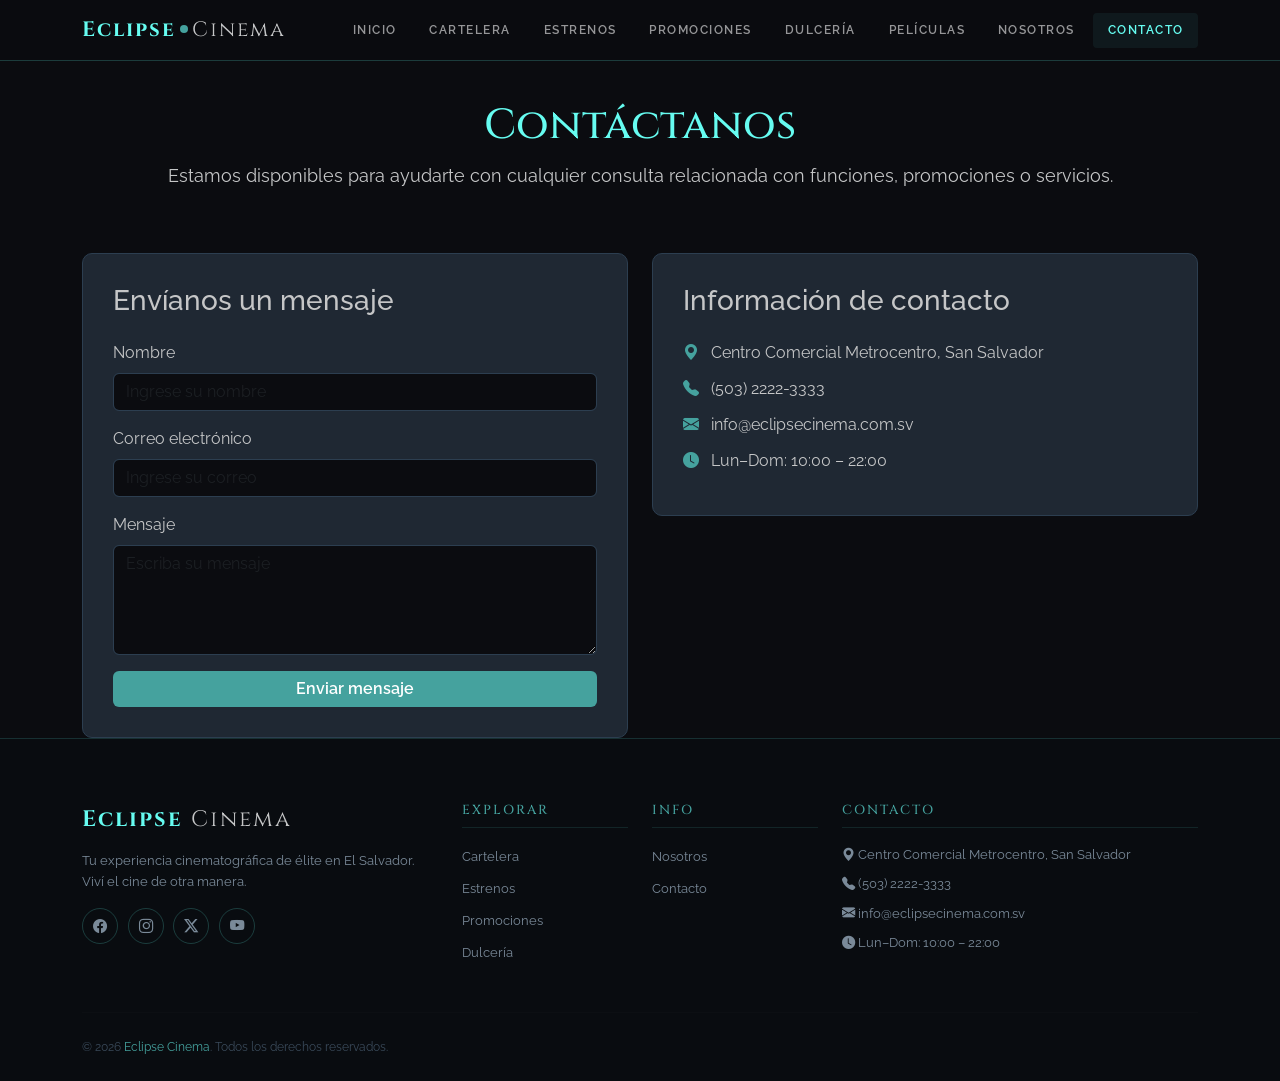
<file: contacto.html>
<!DOCTYPE html>
<html lang="es">

<head>

<meta charset="UTF-8">
<meta name="viewport" content="width=device-width, initial-scale=1.0">

<title>Contacto — Eclipse Cinema</title>


<link href="https://cdn.jsdelivr.net/npm/bootstrap@5.3.3/dist/css/bootstrap.min.css" rel="stylesheet">


<link href="https://cdn.jsdelivr.net/npm/bootstrap-icons@1.11.3/font/bootstrap-icons.css" rel="stylesheet">


<link href="https://fonts.googleapis.com/css2?family=Cinzel:wght@400;600;700;900&family=Raleway:wght@300;400;500;600;700&display=swap" rel="stylesheet">


<link rel="stylesheet" href="navbar.css">
<link rel="stylesheet" href="footer.css">


<link rel="stylesheet" href="contacto.css">

</head>

<body>


<nav class="navbar navbar-expand-lg ec-navbar">

<div class="container">

<a class="ec-logo-text navbar-brand" href="index.html">
Eclipse<span class="ec-logo-dot"></span><span>Cinema</span>
</a>

<button
class="navbar-toggler"
type="button"
data-bs-toggle="collapse"
data-bs-target="#navMenu">

<span class="navbar-toggler-icon"></span>

</button>

<div class="collapse navbar-collapse justify-content-end" id="navMenu">

<ul class="navbar-nav gap-1">

<li class="nav-item">
<a class="nav-link" href="index.html">Inicio</a>
</li>

<li class="nav-item">
<a class="nav-link" href="index.html#cartelera">Cartelera</a>
</li>

<li class="nav-item">
<a class="nav-link" href="index.html#estrenos">Estrenos</a>
</li>

<li class="nav-item">
<a class="nav-link" href="promociones.html">Promociones</a>
</li>

<li class="nav-item">
<a class="nav-link" href="dulceria.html">Dulcería</a>
</li>

<li class="nav-item">
<a class="nav-link" href="peliculas.html">Películas</a>
</li>

<li class="nav-item">
<a class="nav-link" href="historia.html">Nosotros</a>
</li>

<li class="nav-item">
<a class="nav-link active" href="contacto.html">Contacto</a>
</li>

</ul>

</div>

</div>

</nav>


<section class="container contacto-header">

<h1 class="titulo-contacto">
Contáctanos
</h1>

<p class="texto-contacto">

Estamos disponibles para ayudarte con cualquier consulta
relacionada con funciones, promociones o servicios.

</p>

</section>


<section class="container mt-5">

<div class="row g-4">

<!-- FORMULARIO -->

<div class="col-md-6">

<div class="formulario-box">

<h3 class="mb-4">
Envíanos un mensaje
</h3>

<form>

<div class="mb-3">

<label class="form-label">
Nombre
</label>

<input type="text"
class="form-control"
placeholder="Ingrese su nombre">

</div>

<div class="mb-3">

<label class="form-label">
Correo electrónico
</label>

<input type="email"
class="form-control"
placeholder="Ingrese su correo">

</div>

<div class="mb-3">

<label class="form-label">
Mensaje
</label>

<textarea
class="form-control"
rows="4"
placeholder="Escriba su mensaje">
</textarea>

</div>

<button class="btn btn-primary w-100">

Enviar mensaje

</button>

</form>

</div>

</div>


<div class="col-md-6">

<div class="info-box">

<h3 class="mb-4">
Información de contacto
</h3>

<p>
<i class="bi bi-geo-alt-fill"></i>
Centro Comercial Metrocentro, San Salvador
</p>

<p>
<i class="bi bi-telephone-fill"></i>
(503) 2222-3333
</p>

<p>
<i class="bi bi-envelope-fill"></i>
info@eclipsecinema.com.sv
</p>

<p>
<i class="bi bi-clock-fill"></i>
Lun–Dom: 10:00 – 22:00
</p>

</div>

</div>

</div>

</section>


<footer class="ec-footer">

<div class="container">

<div class="row g-4 mb-2">

<div class="col-lg-4 col-md-6">

<a href="index.html" class="ec-footer-logo">
Eclipse<span> Cinema</span>
</a>

<p class="ec-footer-desc">

Tu experiencia cinematográfica de élite en El Salvador.
Viví el cine de otra manera.

</p>

<div class="ec-redes">

<a href="#" class="ec-red">
<i class="bi bi-facebook"></i>
</a>

<a href="#" class="ec-red">
<i class="bi bi-instagram"></i>
</a>

<a href="#" class="ec-red">
<i class="bi bi-twitter-x"></i>
</a>

<a href="#" class="ec-red">
<i class="bi bi-youtube"></i>
</a>

</div>

</div>

<div class="col-lg-2 col-md-3 col-6">

<h5>Explorar</h5>

<ul>

<li><a href="index.html#cartelera">Cartelera</a></li>
<li><a href="index.html#estrenos">Estrenos</a></li>
<li><a href="promociones.html">Promociones</a></li>
<li><a href="dulceria.html">Dulcería</a></li>

</ul>

</div>

<div class="col-lg-2 col-md-3 col-6">

<h5>Info</h5>

<ul>

<li><a href="historia.html">Nosotros</a></li>
<li><a href="contacto.html">Contacto</a></li>

</ul>

</div>

<div class="col-lg-4 col-md-6">

<h5>Contacto</h5>

<p>
<i class="bi bi-geo-alt-fill"></i>
Centro Comercial Metrocentro, San Salvador
</p>

<p>
<i class="bi bi-telephone-fill"></i>
(503) 2222-3333
</p>

<p>
<i class="bi bi-envelope-fill"></i>
info@eclipsecinema.com.sv
</p>

<p>
<i class="bi bi-clock-fill"></i>
Lun–Dom: 10:00 – 22:00
</p>

</div>

</div>

<hr class="ec-footer-divider">

<div class="ec-footer-bottom">

<p>
© 2026 <span>Eclipse Cinema</span>.  
Todos los derechos reservados.
</p>

</div>

</div>

</footer>

<script src="https://cdn.jsdelivr.net/npm/bootstrap@5.3.3/dist/js/bootstrap.bundle.min.js"></script>

</body>

</html>
</file>
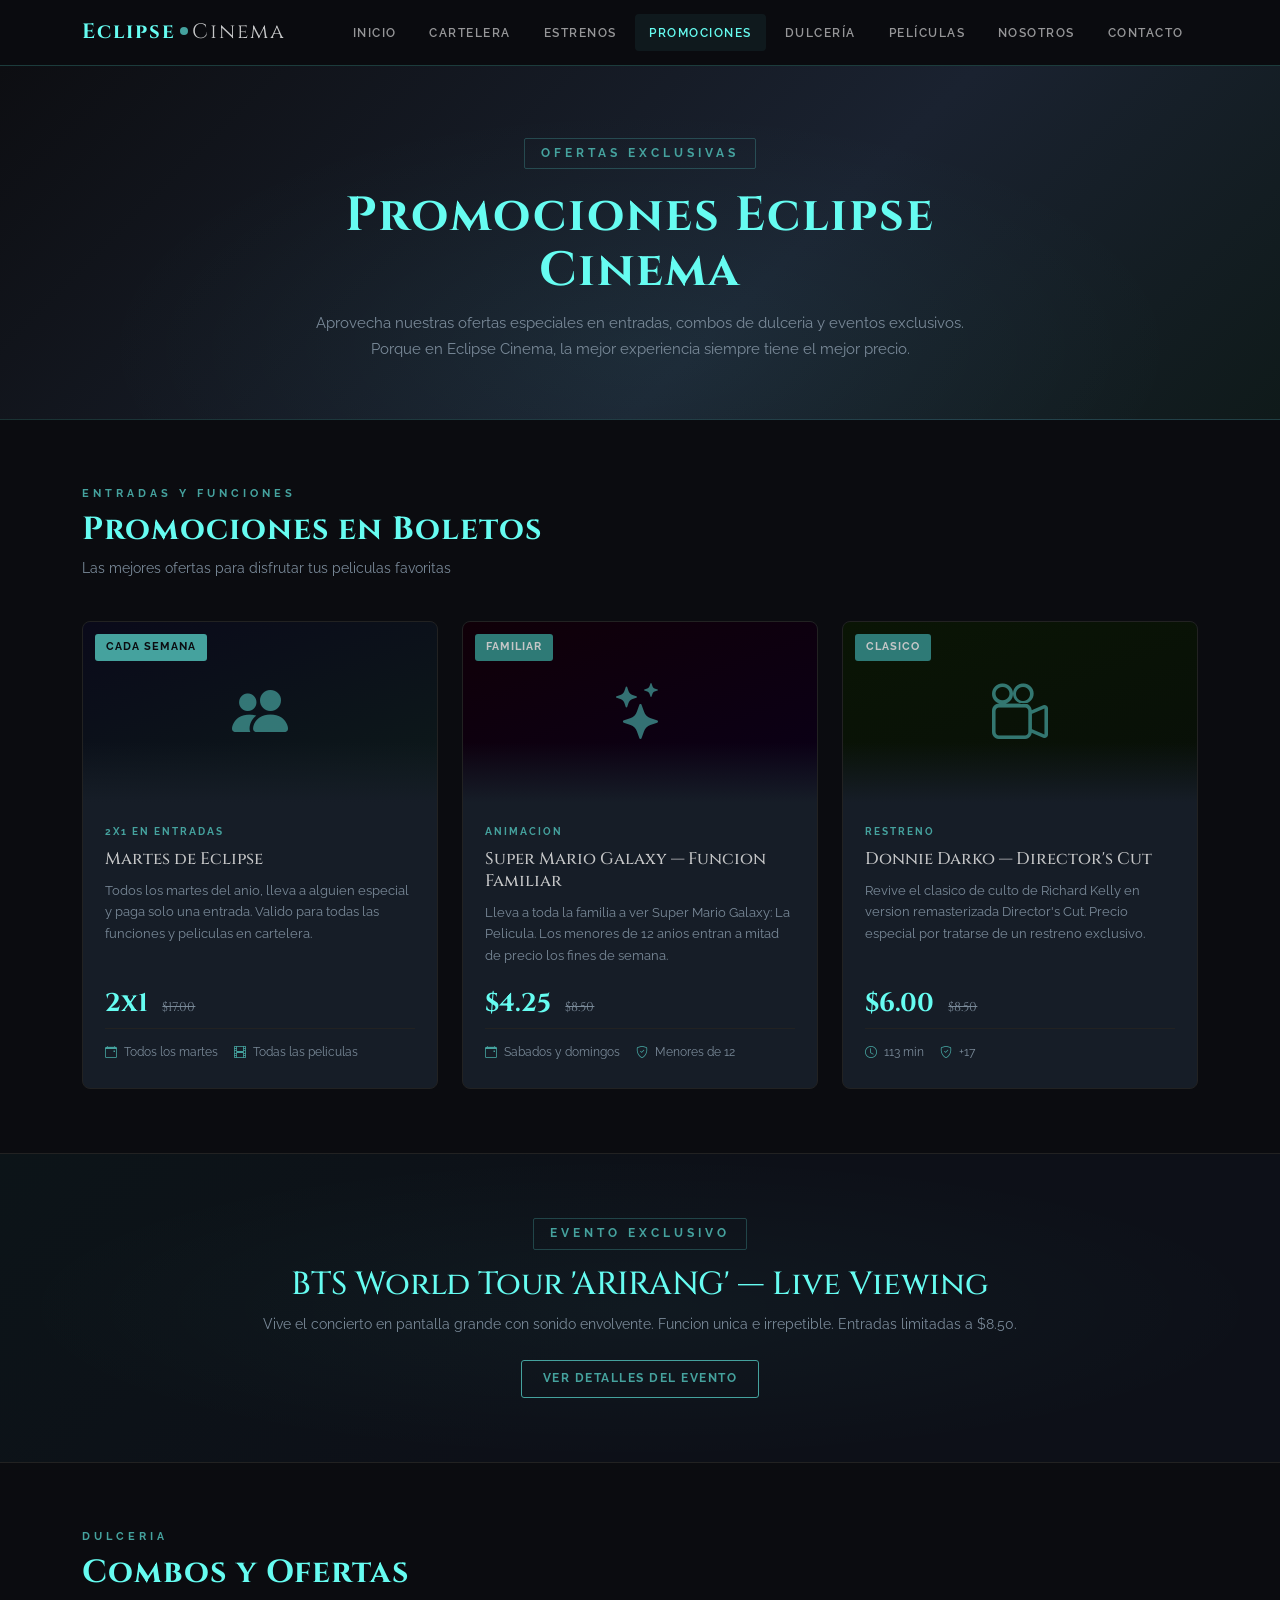
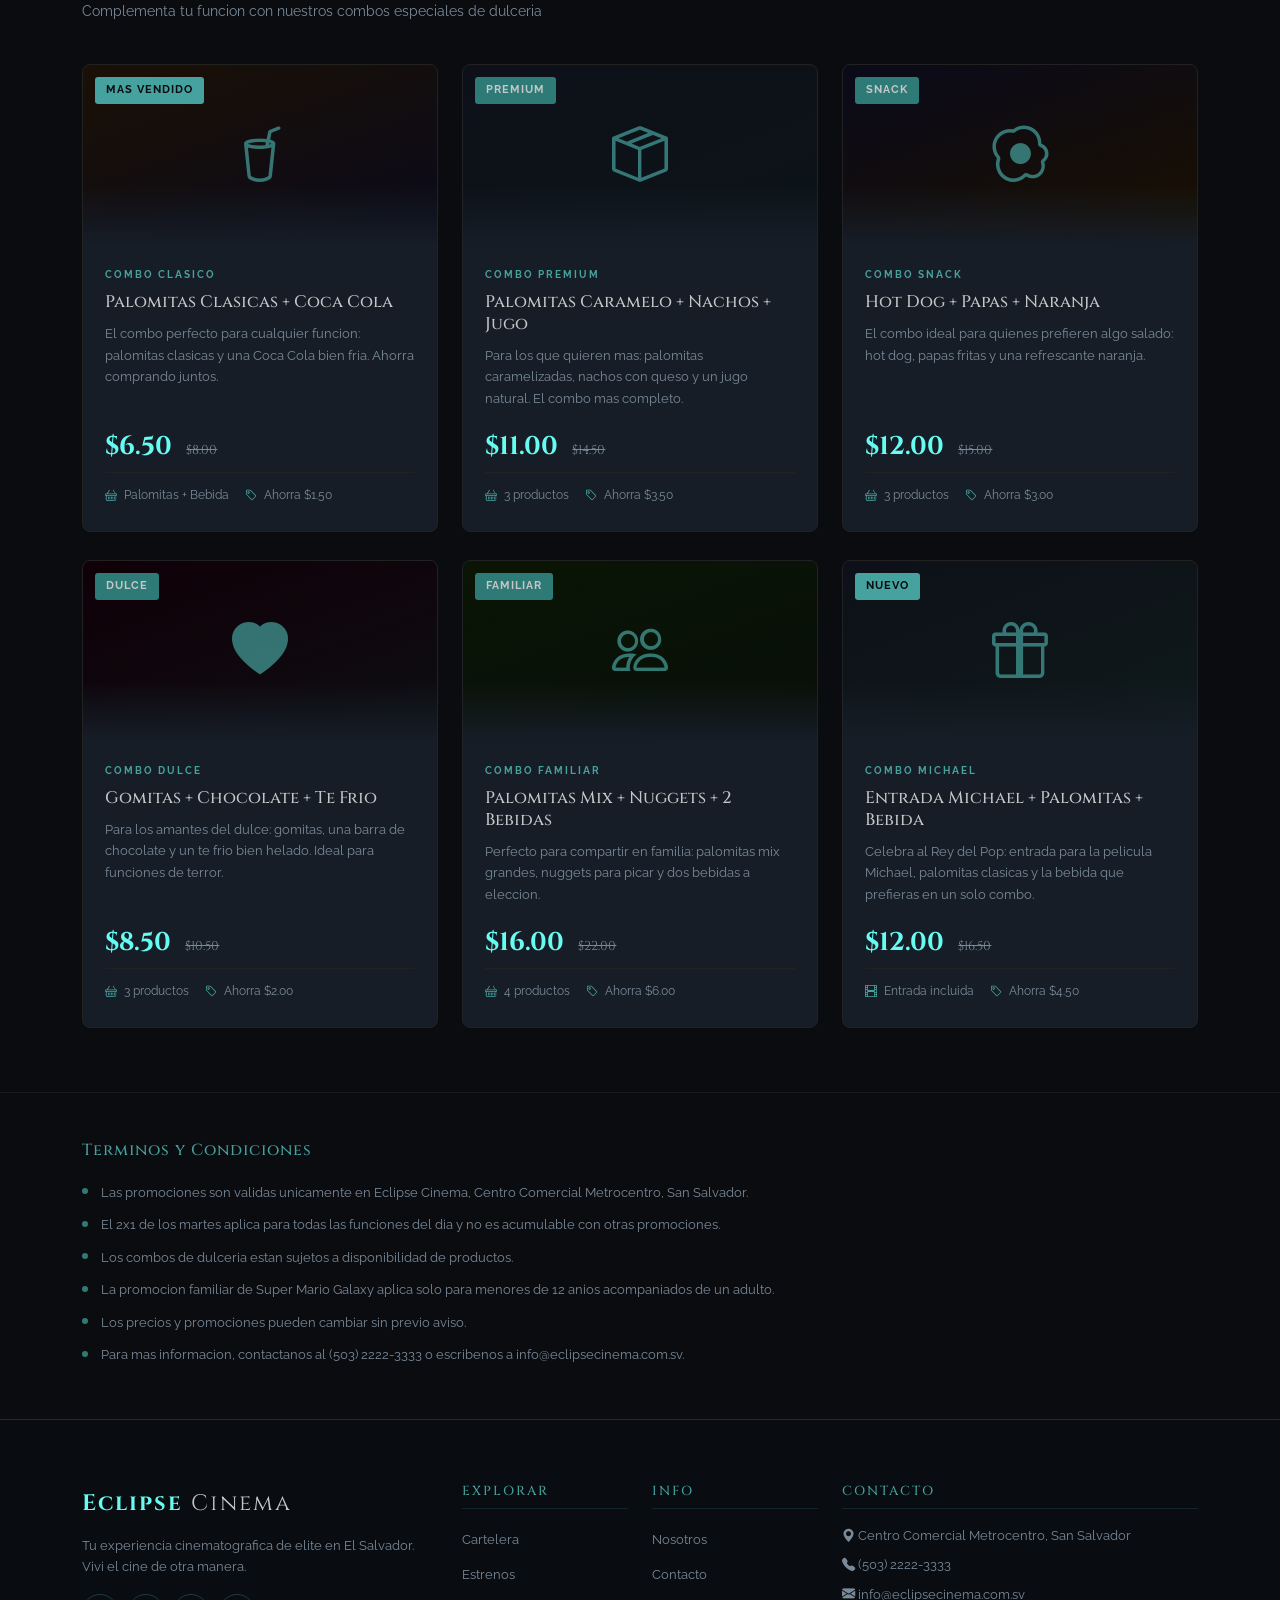
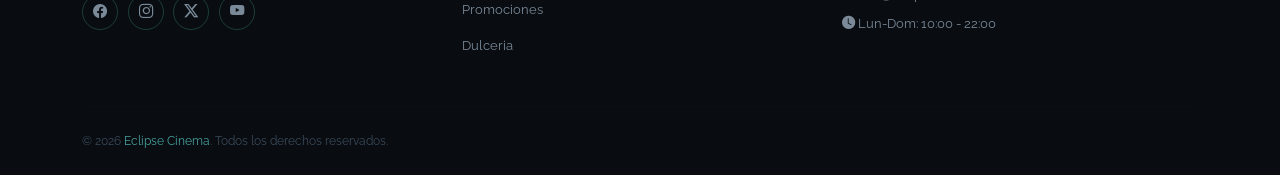
<file: promociones.html>
<!DOCTYPE html>
<html lang="es">
    <head>
        <meta charset="UTF-8">
        <meta name="viewport" content="width=device-width, initial-scale=1.0">
        <title>Promociones — Eclipse Cinema</title>
        <link href="https://cdn.jsdelivr.net/npm/bootstrap@5.3.3/dist/css/bootstrap.min.css" rel="stylesheet">
        <link href="https://cdn.jsdelivr.net/npm/bootstrap-icons@1.11.3/font/bootstrap-icons.css" rel="stylesheet">
        <link rel="stylesheet" href="navbar.css">
        <link rel="stylesheet" href="footer.css">
        <link rel="stylesheet" href="promociones.css">
    </head>

<body>
    <nav class="navbar navbar-expand-lg ec-navbar">
        <div class="container">
            <a class="ec-logo-text navbar-brand" href="index.html">
            Eclipse<span class="ec-logo-dot"></span><span>Cinema</span></a>
            <button
                class="navbar-toggler"
                type="button"
                data-bs-toggle="collapse"
                data-bs-target="#navMenu">
                <span class="navbar-toggler-icon"></span>
            </button>
            <div class="collapse navbar-collapse justify-content-end" id="navMenu">
                <ul class="navbar-nav gap-1">
                    <li class="nav-item">
                        <a class="nav-link" href="index.html">Inicio</a>
                    </li>
                    <li class="nav-item">
                        <a class="nav-link" href="index.html#cartelera">Cartelera</a>
                    </li>
                    <li class="nav-item">
                        <a class="nav-link" href="index.html#estrenos">Estrenos</a>
                    </li>
                    <li class="nav-item">
                        <a class="nav-link active" href="promociones.html">Promociones</a>
                    </li>
                    <li class="nav-item">
                        <a class="nav-link" href="dulceria.html">Dulcería</a>
                    </li>
                    <li class="nav-item">
                        <a class="nav-link" href="peliculas.html">Películas</a>
                    </li>
                    <li class="nav-item">
                        <a class="nav-link" href="historia.html">Nosotros</a>
                    </li>
                    <li class="nav-item">
                        <a class="nav-link" href="contacto.html">Contacto</a>
                    </li>
                </ul>
            </div>
        </div>
    </nav>


    <div class="promo-header">
        <div class="promo-header-inner">
            <span class="promo-eyebrow">Ofertas exclusivas</span>
            <h1>Promociones Eclipse Cinema</h1>
            <p>Aprovecha nuestras ofertas especiales en entradas, combos de dulceria y eventos exclusivos. Porque en Eclipse Cinema, la mejor experiencia siempre tiene el mejor precio.</p>
        </div>
    </div>


    <section class="promo-section" id="entradas">
        <div class="container">
        <span class="promo-section-label">Entradas y funciones</span>
        <h2 class="promo-section-title">Promociones en Boletos</h2>
        <p class="promo-section-sub">Las mejores ofertas para disfrutar tus peliculas favoritas</p>

        <div class="row g-4">

        <div class="col-12 col-md-6 col-lg-4 ec-fade-in ec-fade-in-1">
        <div class="promo-card">
        <div class="promo-card-icon" style="background: linear-gradient(160deg, #0a0a1a, #0d1a1a);">
        <span class="promo-card-badge destacada">Cada semana</span>
        <i class="bi bi-people-fill"></i>
        </div>
        <div class="promo-card-body">
        <div class="promo-card-tag">2x1 en entradas</div>
        <h3>Martes de Eclipse</h3>
        <p>Todos los martes del anio, lleva a alguien especial y paga solo una entrada. Valido para todas las funciones y peliculas en cartelera.</p>
        <span class="promo-price">2x1 <span class="promo-price-old">$17.00</span></span>
        <div class="promo-card-details">
        <span><i class="bi bi-calendar-event"></i> Todos los martes</span>
        <span><i class="bi bi-film"></i> Todas las peliculas</span>
        </div>
        </div>
        </div>
        </div>

        <div class="col-12 col-md-6 col-lg-4 ec-fade-in ec-fade-in-2">
        <div class="promo-card">
        <div class="promo-card-icon" style="background: linear-gradient(160deg, #100008, #0a0018);">
        <span class="promo-card-badge">Familiar</span>
        <i class="bi bi-stars"></i>
        </div>
        <div class="promo-card-body">
        <div class="promo-card-tag">Animacion</div>
        <h3>Super Mario Galaxy — Funcion Familiar</h3>
        <p>Lleva a toda la familia a ver Super Mario Galaxy: La Pelicula. Los menores de 12 anios entran a mitad de precio los fines de semana.</p>
        <span class="promo-price">$4.25 <span class="promo-price-old">$8.50</span></span>
        <div class="promo-card-details">
        <span><i class="bi bi-calendar-event"></i> Sabados y domingos</span>
        <span><i class="bi bi-shield-check"></i> Menores de 12</span>
        </div>
        </div>
        </div>
        </div>

        <div class="col-12 col-md-6 col-lg-4 ec-fade-in ec-fade-in-3">
        <div class="promo-card">
        <div class="promo-card-icon" style="background: linear-gradient(160deg, #0a1505, #080f08);">
        <span class="promo-card-badge">Clasico</span>
        <i class="bi bi-camera-reels"></i>
        </div>
        <div class="promo-card-body">
        <div class="promo-card-tag">Restreno</div>
        <h3>Donnie Darko — Director's Cut</h3>
        <p>Revive el clasico de culto de Richard Kelly en version remasterizada Director's Cut. Precio especial por tratarse de un restreno exclusivo.</p>
        <span class="promo-price">$6.00 <span class="promo-price-old">$8.50</span></span>
        <div class="promo-card-details">
        <span><i class="bi bi-clock"></i> 113 min</span>
        <span><i class="bi bi-shield-check"></i> +17</span>
        </div>
        </div>
        </div>
        </div>

        </div>
        </div>
    </section>


<div class="promo-banner-mid">
<div class="container">
<span class="promo-eyebrow d-inline-block mb-3">Evento exclusivo</span>
<h2>BTS World Tour 'ARIRANG' — Live Viewing</h2>
<p>Vive el concierto en pantalla grande con sonido envolvente. Funcion unica e irrepetible. Entradas limitadas a $8.50.</p>
<a href="peliculas.html#bts-world-tour" class="btn-ec-outline mt-4" style="font-size:0.72rem; padding:0.5rem 1.3rem;">Ver detalles del evento</a>
</div>
</div>


<section class="promo-section" id="combos">
<div class="container">
<span class="promo-section-label">Dulceria</span>
<h2 class="promo-section-title">Combos y Ofertas</h2>
<p class="promo-section-sub">Complementa tu funcion con nuestros combos especiales de dulceria</p>

<div class="row g-4">

<div class="col-12 col-md-6 col-lg-4 ec-fade-in ec-fade-in-1">
<div class="promo-card">
<div class="promo-card-icon" style="background: linear-gradient(160deg, #1a1005, #0a0a1a);">
<span class="promo-card-badge destacada">Mas vendido</span>
<i class="bi bi-cup-straw"></i>
</div>
<div class="promo-card-body">
<div class="promo-card-tag">Combo clasico</div>
<h3>Palomitas Clasicas + Coca Cola</h3>
<p>El combo perfecto para cualquier funcion: palomitas clasicas y una Coca Cola bien fria. Ahorra comprando juntos.</p>
<span class="promo-price">$6.50 <span class="promo-price-old">$8.00</span></span>
<div class="promo-card-details">
<span><i class="bi bi-basket"></i> Palomitas + Bebida</span>
<span><i class="bi bi-tag"></i> Ahorra $1.50</span>
</div>
</div>
</div>
</div>

<div class="col-12 col-md-6 col-lg-4 ec-fade-in ec-fade-in-2">
<div class="promo-card">
<div class="promo-card-icon" style="background: linear-gradient(160deg, #0d1018, #0c1418);">
<span class="promo-card-badge">Premium</span>
<i class="bi bi-box-seam"></i>
</div>
<div class="promo-card-body">
<div class="promo-card-tag">Combo premium</div>
<h3>Palomitas Caramelo + Nachos + Jugo</h3>
<p>Para los que quieren mas: palomitas caramelizadas, nachos con queso y un jugo natural. El combo mas completo.</p>
<span class="promo-price">$11.00 <span class="promo-price-old">$14.50</span></span>
<div class="promo-card-details">
<span><i class="bi bi-basket"></i> 3 productos</span>
<span><i class="bi bi-tag"></i> Ahorra $3.50</span>
</div>
</div>
</div>
</div>

<div class="col-12 col-md-6 col-lg-4 ec-fade-in ec-fade-in-3">
<div class="promo-card">
<div class="promo-card-icon" style="background: linear-gradient(160deg, #0a0a1a, #1a1000);">
<span class="promo-card-badge">Snack</span>
<i class="bi bi-egg-fried"></i>
</div>
<div class="promo-card-body">
<div class="promo-card-tag">Combo snack</div>
<h3>Hot Dog + Papas + Naranja</h3>
<p>El combo ideal para quienes prefieren algo salado: hot dog, papas fritas y una refrescante naranja.</p>
<span class="promo-price">$12.00 <span class="promo-price-old">$15.00</span></span>
<div class="promo-card-details">
<span><i class="bi bi-basket"></i> 3 productos</span>
<span><i class="bi bi-tag"></i> Ahorra $3.00</span>
</div>
</div>
</div>
</div>

</div>

<div class="row g-4 mt-1">

<div class="col-12 col-md-6 col-lg-4 ec-fade-in ec-fade-in-4">
<div class="promo-card">
<div class="promo-card-icon" style="background: linear-gradient(160deg, #100008, #0d0e12);">
<span class="promo-card-badge">Dulce</span>
<i class="bi bi-heart-fill"></i>
</div>
<div class="promo-card-body">
<div class="promo-card-tag">Combo dulce</div>
<h3>Gomitas + Chocolate + Te Frio</h3>
<p>Para los amantes del dulce: gomitas, una barra de chocolate y un te frio bien helado. Ideal para funciones de terror.</p>
<span class="promo-price">$8.50 <span class="promo-price-old">$10.50</span></span>
<div class="promo-card-details">
<span><i class="bi bi-basket"></i> 3 productos</span>
<span><i class="bi bi-tag"></i> Ahorra $2.00</span>
</div>
</div>
</div>
</div>

<div class="col-12 col-md-6 col-lg-4 ec-fade-in ec-fade-in-5">
<div class="promo-card">
<div class="promo-card-icon" style="background: linear-gradient(160deg, #0a1505, #080f08);">
<span class="promo-card-badge">Familiar</span>
<i class="bi bi-people"></i>
</div>
<div class="promo-card-body">
<div class="promo-card-tag">Combo familiar</div>
<h3>Palomitas Mix + Nuggets + 2 Bebidas</h3>
<p>Perfecto para compartir en familia: palomitas mix grandes, nuggets para picar y dos bebidas a eleccion.</p>
<span class="promo-price">$16.00 <span class="promo-price-old">$22.00</span></span>
<div class="promo-card-details">
<span><i class="bi bi-basket"></i> 4 productos</span>
<span><i class="bi bi-tag"></i> Ahorra $6.00</span>
</div>
</div>
</div>
</div>

<div class="col-12 col-md-6 col-lg-4 ec-fade-in ec-fade-in-6">
<div class="promo-card">
<div class="promo-card-icon" style="background: linear-gradient(160deg, #0d1018, #0f1a1a);">
<span class="promo-card-badge destacada">Nuevo</span>
<i class="bi bi-gift"></i>
</div>
<div class="promo-card-body">
<div class="promo-card-tag">Combo Michael</div>
<h3>Entrada Michael + Palomitas + Bebida</h3>
<p>Celebra al Rey del Pop: entrada para la pelicula Michael, palomitas clasicas y la bebida que prefieras en un solo combo.</p>
<span class="promo-price">$12.00 <span class="promo-price-old">$16.50</span></span>
<div class="promo-card-details">
<span><i class="bi bi-film"></i> Entrada incluida</span>
<span><i class="bi bi-tag"></i> Ahorra $4.50</span>
</div>
</div>
</div>
</div>

</div>
</div>
</section>


<section class="promo-terms">
<div class="container">
<h4>Terminos y Condiciones</h4>
<ul>
<li>Las promociones son validas unicamente en Eclipse Cinema, Centro Comercial Metrocentro, San Salvador.</li>
<li>El 2x1 de los martes aplica para todas las funciones del dia y no es acumulable con otras promociones.</li>
<li>Los combos de dulceria estan sujetos a disponibilidad de productos.</li>
<li>La promocion familiar de Super Mario Galaxy aplica solo para menores de 12 anios acompaniados de un adulto.</li>
<li>Los precios y promociones pueden cambiar sin previo aviso.</li>
<li>Para mas informacion, contactanos al (503) 2222-3333 o escribenos a info@eclipsecinema.com.sv.</li>
</ul>
</div>
</section>


<footer class="ec-footer">

<div class="container">

<div class="row g-4 mb-2">

<div class="col-lg-4 col-md-6">

<a href="index.html" class="ec-footer-logo">
Eclipse<span> Cinema</span>
</a>

<p class="ec-footer-desc">
Tu experiencia cinematografica de elite en El Salvador.
Vivi el cine de otra manera.
</p>

<div class="ec-redes">

<a href="#" class="ec-red">
<i class="bi bi-facebook"></i>
</a>

<a href="#" class="ec-red">
<i class="bi bi-instagram"></i>
</a>

<a href="#" class="ec-red">
<i class="bi bi-twitter-x"></i>
</a>

<a href="#" class="ec-red">
<i class="bi bi-youtube"></i>
</a>

</div>

</div>

<div class="col-lg-2 col-md-3 col-6">

<h5>Explorar</h5>

<ul>

<li><a href="index.html#cartelera">Cartelera</a></li>
<li><a href="index.html#estrenos">Estrenos</a></li>
<li><a href="promociones.html">Promociones</a></li>
<li><a href="dulceria.html">Dulceria</a></li>

</ul>

</div>

<div class="col-lg-2 col-md-3 col-6">

<h5>Info</h5>

<ul>

<li><a href="historia.html">Nosotros</a></li>
<li><a href="contacto.html">Contacto</a></li>

</ul>

</div>

<div class="col-lg-4 col-md-6">

<h5>Contacto</h5>

<p>
<i class="bi bi-geo-alt-fill"></i>
Centro Comercial Metrocentro, San Salvador
</p>

<p>
<i class="bi bi-telephone-fill"></i>
(503) 2222-3333
</p>

<p>
<i class="bi bi-envelope-fill"></i>
info@eclipsecinema.com.sv
</p>

<p>
<i class="bi bi-clock-fill"></i>
Lun-Dom: 10:00 - 22:00
</p>

</div>

</div>

<hr class="ec-footer-divider">

<div class="ec-footer-bottom">

<p>
© 2026 <span>Eclipse Cinema</span>.
Todos los derechos reservados.
</p>

</div>

</div>

</footer>

<script src="https://cdn.jsdelivr.net/npm/bootstrap@5.3.3/dist/js/bootstrap.bundle.min.js"></script>

</body>

</html>
</file>
<file: navbar.css>
/* ================================================
   ECLIPSE CINEMA — navbar.css
   Estilos exclusivos del Navbar
   Paleta Halcyon: Onyx · Gunmetal · Silver · Teal · Cyan
   Fuentes: Cinzel + Raleway (Google Fonts)
   ================================================ */

@import url('https://fonts.googleapis.com/css2?family=Cinzel:wght@400;600;700;900&family=Raleway:wght@300;400;500;600;700&display=swap');

/* ── Variables ── */
:root {
  --negro:         #0B0C10;
  --negro-medio:   #1F2833;
  --negro-suave:   #1a2230;
  --dorado:        #45A29E;
  --dorado-claro:  #66FCF1;
  --blanco:        #C5C6C7;
  --gris:          #7a8a99;
  --fuente-titulo: 'Cinzel', serif;
  --fuente-cuerpo: 'Raleway', sans-serif;
}

/* ── Reset base (solo lo necesario) ── */
*, *::before, *::after {
  box-sizing: border-box;
  margin: 0;
  padding: 0;
}

body {
  background-color: var(--negro);
  color: var(--blanco);
  font-family: var(--fuente-cuerpo);
}

/* ════════════════════════════════════
   NAVBAR PRINCIPAL
   ════════════════════════════════════ */
.ec-navbar {
  background-color: rgba(11, 12, 16, 0.97) !important;
  border-bottom: 1px solid rgba(102, 252, 241, 0.2);
  backdrop-filter: blur(10px);
  padding: 0.6rem 0;
  position: sticky;
  top: 0;
  z-index: 1050;
}

/* ── Logo ── */
.ec-logo-text {
  font-family: var(--fuente-titulo);
  font-size: 1.3rem;
  font-weight: 700;
  color: var(--dorado-claro) !important;
  letter-spacing: 2px;
  text-decoration: none;
  transition: opacity 0.3s;
}

.ec-logo-text:hover {
  opacity: 0.85;
}

.ec-logo-text span {
  color: var(--blanco);
  font-weight: 400;
}

.ec-logo-dot {
  display: inline-block;
  width: 8px;
  height: 8px;
  background: var(--dorado);
  border-radius: 50%;
  margin: 0 4px 2px;
  vertical-align: middle;
}

/* ── Links de navegación ── */
.navbar-nav .nav-link {
  font-family: var(--fuente-cuerpo);
  font-size: 0.78rem;
  font-weight: 600;
  letter-spacing: 1.5px;
  text-transform: uppercase;
  color: rgba(197, 198, 199, 0.75) !important;
  padding: 0.5rem 0.9rem !important;
  border-radius: 4px;
  transition: color 0.3s ease, background 0.3s ease;
}

.navbar-nav .nav-link:hover,
.navbar-nav .nav-link.active {
  color: var(--dorado-claro) !important;
  background-color: rgba(102, 252, 241, 0.06);
}

/* ── Botón hamburguesa ── */
.navbar-toggler {
  border-color: rgba(102, 252, 241, 0.4) !important;
}

.navbar-toggler-icon {
  background-image: url("data:image/svg+xml,%3csvg xmlns='http://www.w3.org/2000/svg' viewBox='0 0 30 30'%3e%3cpath stroke='rgba(102,252,241,0.9)' stroke-linecap='round' stroke-miterlimit='10' stroke-width='2' d='M4 7h22M4 15h22M4 23h22'/%3e%3c/svg%3e") !important;
}

/* ── Dropdown (opcional) ── */
.dropdown-menu {
  background-color: var(--negro-medio);
  border: 1px solid rgba(102, 252, 241, 0.15);
  border-radius: 6px;
  padding: 0.4rem 0;
}

.dropdown-item {
  font-family: var(--fuente-cuerpo);
  font-size: 0.82rem;
  color: var(--blanco);
  padding: 0.5rem 1.2rem;
  transition: background 0.2s, color 0.2s;
}

.dropdown-item:hover {
  background-color: rgba(102, 252, 241, 0.08);
  color: var(--dorado-claro);
}

/* ════════════════════════════════════
   RESPONSIVE
   ════════════════════════════════════ */
@media (max-width: 991px) {
  .navbar-collapse {
    background: var(--negro-medio);
    border-top: 1px solid rgba(102, 252, 241, 0.1);
    padding: 1rem 0;
    margin-top: 0.5rem;
    border-radius: 0 0 8px 8px;
  }

  .navbar-nav .nav-link {
    padding: 0.6rem 1.2rem !important;
    border-radius: 0;
  }
}
</file>
<file: footer.css>
/* ================================================
   ECLIPSE CINEMA — footer.css
   Estilos exclusivos del Footer
   Paleta Halcyon: Onyx · Gunmetal · Silver · Teal · Cyan
   Fuentes: Cinzel + Raleway (Google Fonts)
   ================================================ */

@import url('https://fonts.googleapis.com/css2?family=Cinzel:wght@400;600;700;900&family=Raleway:wght@300;400;500;600;700&display=swap');

/* ── Variables ── */
:root {
  --negro:         #0B0C10;
  --negro-medio:   #1F2833;
  --negro-suave:   #1a2230;
  --dorado:        #45A29E;
  --dorado-claro:  #66FCF1;
  --dorado-oscuro: #2e7a76;
  --blanco:        #C5C6C7;
  --gris:          #7a8a99;
  --fuente-titulo: 'Cinzel', serif;
  --fuente-cuerpo: 'Raleway', sans-serif;
}

/* ── Reset base ── */
*, *::before, *::after {
  box-sizing: border-box;
  margin: 0;
  padding: 0;
}

body {
  background-color: var(--negro);
  color: var(--blanco);
  font-family: var(--fuente-cuerpo);
  min-height: 100vh;
  display: flex;
  flex-direction: column;
}

/* ════════════════════════════════════
   FOOTER PRINCIPAL
   ════════════════════════════════════ */
.ec-footer {
  background-color: #090c10;
  border-top: 1px solid rgba(102, 252, 241, 0.15);
  padding: 4rem 0 1.5rem;
  margin-top: auto;
}

/* ── Logo dentro del footer ── */
.ec-footer-logo {
  font-family: var(--fuente-titulo);
  font-size: 1.4rem;
  font-weight: 700;
  color: var(--dorado-claro);
  letter-spacing: 2px;
  display: block;
  margin-bottom: 0.8rem;
  text-decoration: none;
  transition: opacity 0.3s;
}

.ec-footer-logo:hover {
  opacity: 0.85;
}

.ec-footer-logo span {
  color: var(--blanco);
  font-weight: 400;
}

/* ── Descripción ── */
.ec-footer-desc {
  font-size: 0.83rem;
  color: var(--gris);
  line-height: 1.8;
  margin-bottom: 1.2rem;
}

/* ── Títulos de columna ── */
.ec-footer h5 {
  font-family: var(--fuente-titulo);
  font-size: 0.82rem;
  color: var(--dorado);
  letter-spacing: 2px;
  text-transform: uppercase;
  margin-bottom: 1rem;
  padding-bottom: 0.5rem;
  border-bottom: 1px solid rgba(102, 252, 241, 0.1);
}

/* ── Listas de enlaces ── */
.ec-footer ul {
  list-style: none;
  padding: 0;
  margin: 0;
}

.ec-footer ul li {
  margin-bottom: 0.5rem;
}

.ec-footer ul li a {
  font-size: 0.83rem;
  color: var(--gris);
  text-decoration: none;
  display: inline-block;
  transition: color 0.3s ease, padding-left 0.3s ease;
}

.ec-footer ul li a:hover {
  color: var(--dorado-claro);
  padding-left: 4px;
}

/* ── Párrafos generales ── */
.ec-footer p {
  font-size: 0.83rem;
  color: var(--gris);
  margin-bottom: 0.5rem;
  line-height: 1.6;
}

/* ── Datos de contacto ── */
.ec-footer-contacto .ec-contacto-item {
  display: flex;
  align-items: flex-start;
  gap: 0.6rem;
  font-size: 0.83rem;
  color: var(--gris);
  margin-bottom: 0.6rem;
  line-height: 1.5;
}

.ec-footer-contacto .ec-contacto-item i {
  color: var(--dorado);
  font-size: 0.9rem;
  margin-top: 2px;
  flex-shrink: 0;
}

/* ── Redes sociales ── */
.ec-redes {
  display: flex;
  gap: 0.6rem;
  margin-top: 1rem;
  flex-wrap: wrap;
}

.ec-red {
  width: 36px;
  height: 36px;
  border: 1px solid rgba(102, 252, 241, 0.2);
  border-radius: 50%;
  display: flex;
  align-items: center;
  justify-content: center;
  font-size: 0.9rem;
  color: var(--gris);
  text-decoration: none;
  transition: background 0.3s, border-color 0.3s, color 0.3s, transform 0.3s;
}

.ec-red:hover {
  background: var(--dorado);
  border-color: var(--dorado);
  color: var(--negro);
  transform: translateY(-3px);
}

/* ── Línea divisora ── */
.ec-footer-divider {
  border: none;
  border-top: 1px solid rgba(255, 255, 255, 0.05);
  margin: 2.5rem 0 1.5rem;
}

/* ── Pie inferior ── */
.ec-footer-bottom {
  display: flex;
  align-items: center;
  justify-content: space-between;
  flex-wrap: wrap;
  gap: 0.8rem;
}

.ec-footer-bottom p {
  font-size: 0.78rem;
  color: #3a4a5a;
  margin: 0;
}

.ec-footer-bottom span {
  color: var(--dorado);
}

.ec-footer-bottom-links {
  display: flex;
  gap: 1.2rem;
}

.ec-footer-bottom-links a {
  font-size: 0.75rem;
  color: #3a4a5a;
  text-decoration: none;
  transition: color 0.3s;
}

.ec-footer-bottom-links a:hover {
  color: var(--dorado-claro);
}

/* ════════════════════════════════════
   RESPONSIVE
   ════════════════════════════════════ */
@media (max-width: 767px) {
  .ec-footer {
    padding: 3rem 0 1rem;
  }

  .ec-footer-bottom {
    flex-direction: column;
    text-align: center;
  }

  .ec-footer-bottom-links {
    justify-content: center;
  }

  .ec-redes {
    justify-content: flex-start;
  }
}

@media (max-width: 480px) {
  .ec-footer-logo {
    font-size: 1.2rem;
  }
}
</file>
<file: contacto.css>
/* =========================================
   CONTACTO.CSS — Eclipse Cinema
   Paleta HALCYON
========================================= */

:root {

--negro:#0B0C10;
--gunmetal:#1F2833;
--slate:#2C3E50;

--silver:#C5C6C7;

--teal:#45A29E;
--cyan:#66FCF1;

}


body{

background-color:var(--negro);
color:var(--silver);

font-family:'Raleway',sans-serif;

}


.contacto-header{

text-align:center;

margin-top:40px;

}

.titulo-contacto{

font-family:'Cinzel',serif;

font-size:42px;

color:var(--cyan);

margin-bottom:10px;

}

.texto-contacto{

font-size:18px;

color:var(--silver);

}


.formulario-box{

background-color:var(--gunmetal);

padding:30px;

border-radius:10px;

border:1px solid var(--slate);

}


.form-control{

background-color:#0B0C10;

border:1px solid var(--slate);

color:var(--silver);

}

.form-control:focus{

border-color:var(--cyan);

box-shadow:none;

}


.btn-primary{

background-color:var(--teal);

border:none;

font-weight:600;

}

.btn-primary:hover{

background-color:var(--cyan);

color:black;

}


.info-box{

background-color:var(--gunmetal);

padding:30px;

border-radius:10px;

border:1px solid var(--slate);

}

.info-box p{

margin-bottom:12px;

}

.info-box i{

color:var(--teal);

margin-right:8px;

}


@media(max-width:768px){

.titulo-contacto{

font-size:32px;

}

}
</file>
<file: promociones.css>
/* ================================================
   ECLIPSE CINEMA — promociones.css
   Estilos exclusivos de la página de Promociones
   Paleta Halcyon: Onyx · Gunmetal · Silver · Teal · Cyan
   Fuentes: Cinzel + Raleway (Google Fonts)
   ================================================ */

@import url('https://fonts.googleapis.com/css2?family=Cinzel:wght@400;600;700;900&family=Raleway:wght@300;400;500;600;700&display=swap');

/* ── Variables ── */
:root {
  --negro:         #0B0C10;
  --negro-medio:   #1F2833;
  --negro-suave:   #1a2230;
  --negro-card:    #161d27;
  --dorado:        #45A29E;
  --dorado-claro:  #66FCF1;
  --dorado-oscuro: #2e7a76;
  --blanco:        #C5C6C7;
  --gris:          #7a8a99;
  --fuente-titulo: 'Cinzel', serif;
  --fuente-cuerpo: 'Raleway', sans-serif;
}

/* ── Reset base ── */
*,
*::before,
*::after {
  box-sizing: border-box;
  margin: 0;
  padding: 0;
}

html {
  scroll-behavior: smooth;
}

body {
  background-color: var(--negro);
  color: var(--blanco);
  font-family: var(--fuente-cuerpo);
  font-weight: 400;
  line-height: 1.7;
  overflow-x: hidden;
}

/* ── Scrollbar personalizada ── */
::-webkit-scrollbar {
  width: 6px;
}

::-webkit-scrollbar-track {
  background: var(--negro-medio);
}

::-webkit-scrollbar-thumb {
  background: var(--dorado-oscuro);
  border-radius: 3px;
}

/* ════════════════════════════════════
   HEADER DE PÁGINA
   ════════════════════════════════════ */
.promo-header {
  background: linear-gradient(135deg, #0d0e12 0%, #1a2230 60%, #0f1a1a 100%);
  border-bottom: 1px solid rgba(102, 252, 241, 0.15);
  padding: 4.5rem 1.5rem 3.5rem;
  text-align: center;
  position: relative;
  overflow: hidden;
}

.promo-header::before {
  content: '';
  position: absolute;
  inset: 0;
  background: radial-gradient(ellipse at 50% 80%, rgba(102, 252, 241, 0.05) 0%, transparent 60%);
  pointer-events: none;
}

.promo-header-inner {
  position: relative;
  z-index: 1;
  max-width: 700px;
  margin: 0 auto;
}

/* ── Eyebrow (etiqueta superior) ── */
.promo-eyebrow {
  display: inline-block;
  font-size: 0.72rem;
  font-weight: 700;
  letter-spacing: 4px;
  text-transform: uppercase;
  color: var(--dorado);
  border: 1px solid rgba(69, 162, 158, 0.35);
  padding: 0.3rem 1rem;
  border-radius: 2px;
  margin-bottom: 1.2rem;
}

/* ── Título principal ── */
.promo-header h1 {
  font-family: var(--fuente-titulo);
  font-size: clamp(2rem, 5vw, 3rem);
  font-weight: 700;
  color: var(--dorado-claro);
  letter-spacing: 2px;
  margin-bottom: 0.8rem;
  line-height: 1.15;
}

.promo-header p {
  color: var(--gris);
  font-size: 0.95rem;
  margin: 0;
  line-height: 1.7;
}

/* ════════════════════════════════════
   SECCIONES DE CONTENIDO
   ════════════════════════════════════ */
.promo-section {
  padding: 4rem 0;
}

.promo-section-label {
  font-size: 0.7rem;
  font-weight: 700;
  letter-spacing: 4px;
  text-transform: uppercase;
  color: var(--dorado);
  margin-bottom: 0.5rem;
  display: block;
}

.promo-section-title {
  font-family: var(--fuente-titulo);
  font-size: clamp(1.4rem, 3vw, 2rem);
  font-weight: 700;
  color: var(--dorado-claro);
  letter-spacing: 1px;
  margin-bottom: 0.5rem;
  line-height: 1.2;
}

.promo-section-sub {
  color: var(--gris);
  font-size: 0.88rem;
  margin-bottom: 2.5rem;
}

/* ════════════════════════════════════
   TARJETAS DE PROMOCIÓN
   ════════════════════════════════════ */
.promo-card {
  background-color: var(--negro-card);
  border: 1px solid #222;
  border-radius: 8px;
  overflow: hidden;
  height: 100%;
  transition: transform 0.35s, border-color 0.35s, box-shadow 0.35s;
  display: flex;
  flex-direction: column;
}

.promo-card:hover {
  transform: translateY(-6px);
  border-color: var(--dorado);
  box-shadow: 0 16px 40px rgba(0, 0, 0, 0.5),
              0 0 20px rgba(102, 252, 241, 0.06);
}

/* ── Zona de ícono (cabecera de la card) ── */
.promo-card-icon {
  height: 180px;
  display: flex;
  align-items: center;
  justify-content: center;
  position: relative;
  overflow: hidden;
}

.promo-card-icon::after {
  content: '';
  position: absolute;
  bottom: 0;
  left: 0;
  right: 0;
  height: 60px;
  background: linear-gradient(transparent, var(--negro-card));
  pointer-events: none;
}

.promo-card-icon i {
  font-size: 3.5rem;
  color: var(--dorado);
  opacity: 0.7;
  z-index: 1;
  transition: transform 0.3s, opacity 0.3s;
}

.promo-card:hover .promo-card-icon i {
  transform: scale(1.1);
  opacity: 1;
}

/* ── Badge de la card ── */
.promo-card-badge {
  position: absolute;
  top: 12px;
  left: 12px;
  z-index: 2;
  background: var(--dorado-oscuro);
  color: var(--blanco);
  font-size: 0.68rem;
  font-weight: 700;
  letter-spacing: 1px;
  text-transform: uppercase;
  padding: 0.25rem 0.7rem;
  border-radius: 3px;
}

.promo-card-badge.destacada {
  background: var(--dorado);
  color: var(--negro);
}

/* ── Cuerpo de la card ── */
.promo-card-body {
  padding: 1.3rem 1.4rem 1.6rem;
  flex: 1;
  display: flex;
  flex-direction: column;
}

.promo-card-tag {
  font-size: 0.65rem;
  font-weight: 700;
  letter-spacing: 2px;
  text-transform: uppercase;
  color: var(--dorado);
  margin-bottom: 0.5rem;
}

.promo-card-body h3 {
  font-family: var(--fuente-titulo);
  font-size: 1.05rem;
  color: var(--blanco);
  margin-bottom: 0.6rem;
  line-height: 1.3;
}

.promo-card-body p {
  font-size: 0.83rem;
  color: var(--gris);
  line-height: 1.6;
  margin-bottom: 1rem;
  flex: 1;
}

/* ── Detalles al pie de la card ── */
.promo-card-details {
  display: flex;
  gap: 1rem;
  flex-wrap: wrap;
  font-size: 0.75rem;
  color: var(--gris);
  border-top: 1px solid #222;
  padding-top: 0.8rem;
  margin-top: auto;
}

.promo-card-details span i {
  color: var(--dorado);
  margin-right: 4px;
}

/* ════════════════════════════════════
   PRECIOS
   ════════════════════════════════════ */
.promo-price {
  font-family: var(--fuente-titulo);
  font-size: 1.6rem;
  font-weight: 700;
  color: var(--dorado-claro);
  display: block;
  margin-bottom: 0.2rem;
}

.promo-price-old {
  font-size: 0.8rem;
  color: var(--gris);
  text-decoration: line-through;
  margin-left: 0.5rem;
  font-weight: 400;
}

/* ════════════════════════════════════
   BANNER INTERMEDIO (evento destacado)
   ════════════════════════════════════ */
.promo-banner-mid {
  background: linear-gradient(135deg, #0c1418, #0d1018, #0d1018);
  border-top: 1px solid #222;
  border-bottom: 1px solid #222;
  padding: 4rem 0;
  position: relative;
  overflow: hidden;
  text-align: center;
}

.promo-banner-mid::before {
  content: '';
  position: absolute;
  inset: 0;
  background: radial-gradient(ellipse at 50% 50%, rgba(102, 252, 241, 0.04) 0%, transparent 70%);
}

.promo-banner-mid .container {
  position: relative;
  z-index: 1;
}

.promo-banner-mid h2 {
  font-family: var(--fuente-titulo);
  font-size: clamp(1.4rem, 3vw, 2rem);
  color: var(--dorado-claro);
  margin-bottom: 0.5rem;
}

.promo-banner-mid p {
  color: var(--gris);
  font-size: 0.9rem;
  margin-bottom: 0;
}

/* ════════════════════════════════════
   TÉRMINOS Y CONDICIONES
   ════════════════════════════════════ */
.promo-terms {
  padding: 3rem 0;
  border-top: 1px solid #1a1a1a;
}

.promo-terms h4 {
  font-family: var(--fuente-titulo);
  font-size: 1rem;
  color: var(--dorado);
  letter-spacing: 1px;
  margin-bottom: 1rem;
}

.promo-terms ul {
  list-style: none;
  padding: 0;
  margin: 0;
}

.promo-terms ul li {
  font-size: 0.82rem;
  color: var(--gris);
  padding: 0.4rem 0;
  padding-left: 1.2rem;
  position: relative;
  line-height: 1.5;
}

.promo-terms ul li::before {
  content: '';
  position: absolute;
  left: 0;
  top: 0.75rem;
  width: 6px;
  height: 6px;
  background: var(--dorado-oscuro);
  border-radius: 50%;
}

/* ════════════════════════════════════
   BOTONES
   ════════════════════════════════════ */
.btn-ec-outline {
  background: transparent;
  color: var(--dorado);
  font-family: var(--fuente-cuerpo);
  font-size: 0.78rem;
  font-weight: 700;
  letter-spacing: 1.5px;
  text-transform: uppercase;
  padding: 0.65rem 1.8rem;
  border: 1.5px solid var(--dorado);
  border-radius: 3px;
  text-decoration: none;
  display: inline-block;
  transition: all 0.3s;
}

.btn-ec-outline:hover {
  background-color: var(--dorado);
  color: var(--negro);
  transform: translateY(-2px);
}

/* ════════════════════════════════════
   ANIMACIONES
   ════════════════════════════════════ */
@keyframes fadeInUp {
  from { opacity: 0; transform: translateY(24px); }
  to   { opacity: 1; transform: translateY(0); }
}

.ec-fade-in   { animation: fadeInUp 0.7s ease both; }
.ec-fade-in-1 { animation-delay: 0.1s; }
.ec-fade-in-2 { animation-delay: 0.2s; }
.ec-fade-in-3 { animation-delay: 0.3s; }
.ec-fade-in-4 { animation-delay: 0.4s; }
.ec-fade-in-5 { animation-delay: 0.5s; }
.ec-fade-in-6 { animation-delay: 0.6s; }

/* ════════════════════════════════════
   RESPONSIVE
   ════════════════════════════════════ */
@media (max-width: 991px) {
  .promo-header {
    padding: 3.5rem 1rem 2.5rem;
  }
}

@media (max-width: 767px) {
  .promo-section {
    padding: 2.5rem 0;
  }

  .promo-header {
    padding: 3rem 1rem 2rem;
  }

  .promo-card-icon {
    height: 140px;
  }
}

@media (max-width: 480px) {
  .promo-header h1 {
    font-size: 1.6rem;
  }

  .promo-card-body h3 {
    font-size: 0.95rem;
  }

  .promo-price {
    font-size: 1.3rem;
  }
}
</file>
